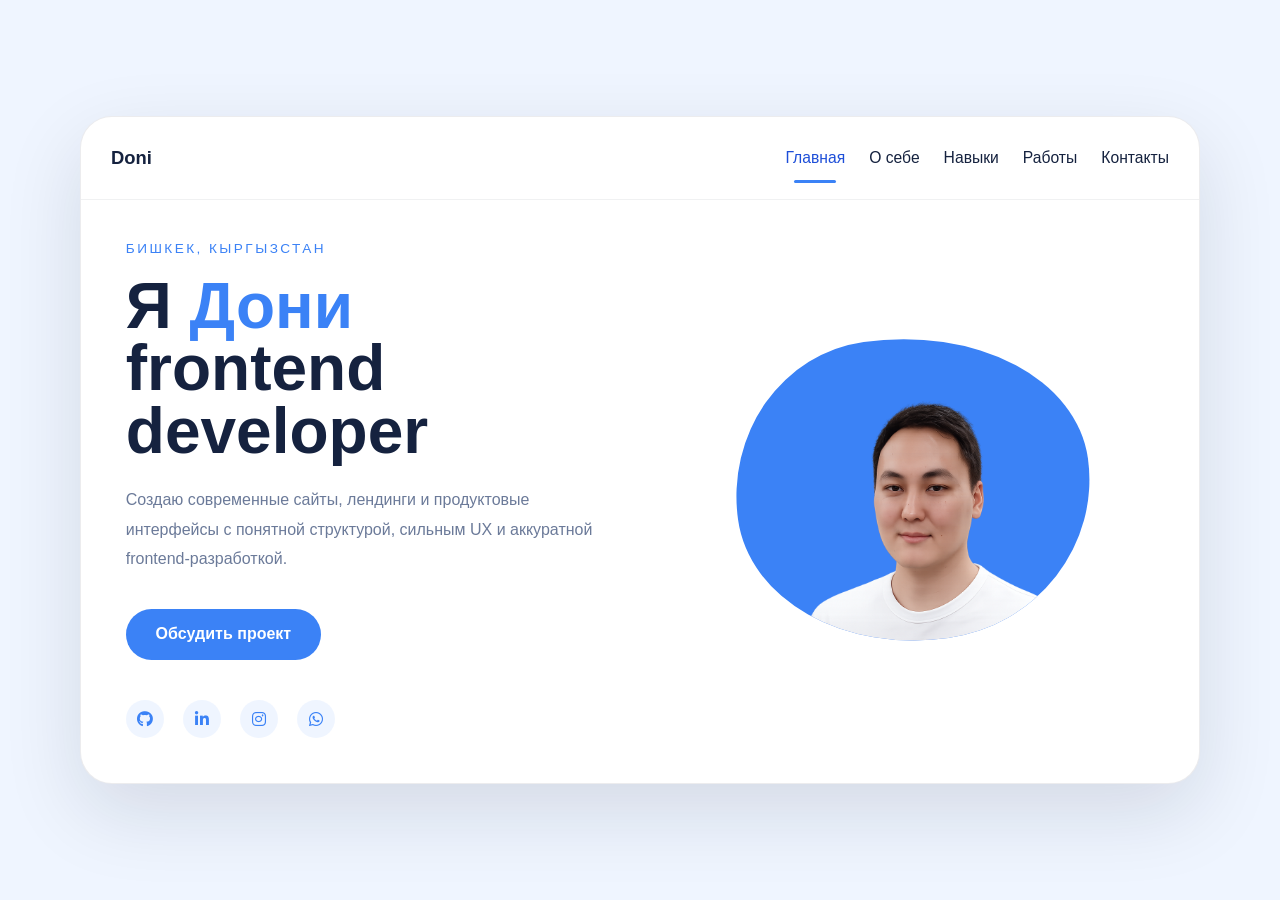
<file: index.html>
<!DOCTYPE html>
<html lang="ru">
<head>
  <meta charset="UTF-8">
  <meta name="viewport" content="width=device-width, initial-scale=1.0">
  <title>Дони | Frontend Developer в Бишкеке, Кыргызстан</title>
  <meta name="description" content="Дони — frontend developer из Бишкека, Кыргызстан. Разрабатываю сайты, лендинги и интерфейсы на React, Next.js и TypeScript для бизнеса в Бишкеке и СНГ.">
  <meta name="author" content="Дони">
  <meta name="robots" content="index, follow">
  <meta name="theme-color" content="#3b82f6">
  <meta name="geo.region" content="KG-GB">
  <meta name="geo.placename" content="Bishkek">
  <link rel="canonical" href="https://donifz.github.io/portfolio/">
  <meta property="og:title" content="Дони | Frontend Developer в Бишкеке, Кыргызстан">
  <meta property="og:description" content="Разрабатываю сайты, лендинги и интерфейсы на React, Next.js и TypeScript для бизнеса в Бишкеке и СНГ.">
  <meta property="og:type" content="website">
  <meta property="og:url" content="https://donifz.github.io/portfolio/">
  <meta property="og:site_name" content="Портфолио Дони">
  <meta property="og:locale" content="ru_RU">
  <meta property="og:image" content="https://donifz.github.io/portfolio/assets/hero-photo.png">
  <meta property="og:image:alt" content="Портрет Дони — frontend developer из Бишкека">
  <meta name="twitter:card" content="summary_large_image">
  <meta name="twitter:title" content="Дони | Frontend Developer в Бишкеке, Кыргызстан">
  <meta name="twitter:description" content="Разрабатываю сайты, лендинги и интерфейсы на React, Next.js и TypeScript для бизнеса в Бишкеке и СНГ.">
  <meta name="twitter:image" content="https://donifz.github.io/portfolio/assets/hero-photo.png">
  <meta name="twitter:image:alt" content="Портрет Дони — frontend developer из Бишкека">
  <link rel="stylesheet" href="styles.css">
  <link rel="stylesheet" href="https://cdnjs.cloudflare.com/ajax/libs/font-awesome/6.0.0/css/all.min.css">
  <script type="application/ld+json">
  {
    "@context": "https://schema.org",
    "@type": "Person",
    "name": "Дони",
    "jobTitle": "Frontend Developer",
    "description": "Frontend developer из Бишкека, Кыргызстан. Разрабатываю сайты, лендинги и интерфейсы на React, Next.js и TypeScript.",
    "url": "https://donifz.github.io/portfolio/",
    "image": "https://donifz.github.io/portfolio/assets/hero-photo.png",
    "email": "mailto:doniattokurovich@gmail.com",
    "address": {
      "@type": "PostalAddress",
      "addressLocality": "Бишкек",
      "addressCountry": "KG"
    },
    "knowsAbout": [
      "frontend development",
      "React",
      "Next.js",
      "TypeScript",
      "UI/UX",
      "адаптивная верстка",
      "лендинги",
      "веб-интерфейсы"
    ],
    "sameAs": [
      "https://github.com/donifz",
      "https://www.linkedin.com/in/doni-attokurovich-194398198/",
      "https://www.instagram.com/doniiifz/"
    ]
  }
  </script>
</head>
<body>
  <div class="page-shell">
    <div class="hero-card">
      <header class="hero-header">
        <a href="./" class="brand" aria-label="Дони — главная">Doni</a>
        <nav class="hero-nav" aria-label="Основная навигация">
          <a href="./" class="nav-link active" aria-current="page">Главная</a>
          <a href="about.html" class="nav-link">О себе</a>
          <a href="skills.html" class="nav-link">Навыки</a>
          <a href="works.html" class="nav-link">Работы</a>
          <a href="contact.html" class="nav-link">Контакты</a>
        </nav>
      </header>

      <main class="hero-panel" id="home">
        <section class="hero-copy" aria-labelledby="home-title">
          <p class="eyebrow">Бишкек, Кыргызстан</p>
          <h1 id="home-title">Я <span>Дони</span><br>frontend developer</h1>
          <p class="hero-description">Создаю современные сайты, лендинги и продуктовые интерфейсы с понятной структурой, сильным UX и аккуратной frontend-разработкой.</p>
          <a href="mailto:doniattokurovich@gmail.com" class="btn btn-primary hero-action">Обсудить проект</a>
          <div class="hero-social-links" aria-label="Полезные ссылки">
            <a href="https://github.com/donifz" aria-label="GitHub Дони" rel="noopener noreferrer"><i class="fab fa-github"></i></a>
            <a href="https://www.linkedin.com/in/doni-attokurovich-194398198/" aria-label="LinkedIn Дони" rel="noopener noreferrer"><i class="fab fa-linkedin-in"></i></a>
            <a href="https://www.instagram.com/doniiifz/" aria-label="Instagram Дони" rel="noopener noreferrer"><i class="fab fa-instagram"></i></a>
            <a href="https://wa.me/996553002992" aria-label="WhatsApp Дони" rel="noopener noreferrer"><i class="fab fa-whatsapp"></i></a>
          </div>
        </section>

        <section class="hero-visual" aria-label="Портрет Дони">
          <div class="hero-blob">
            <div class="hero-image">
              <img src="assets/hero-photo.png" alt="Дони — frontend developer из Бишкека, Кыргызстан">
            </div>
          </div>
        </section>
      </main>
    </div>
  </div>
  <script src="script.js"></script>
</body>
</html>
</file>
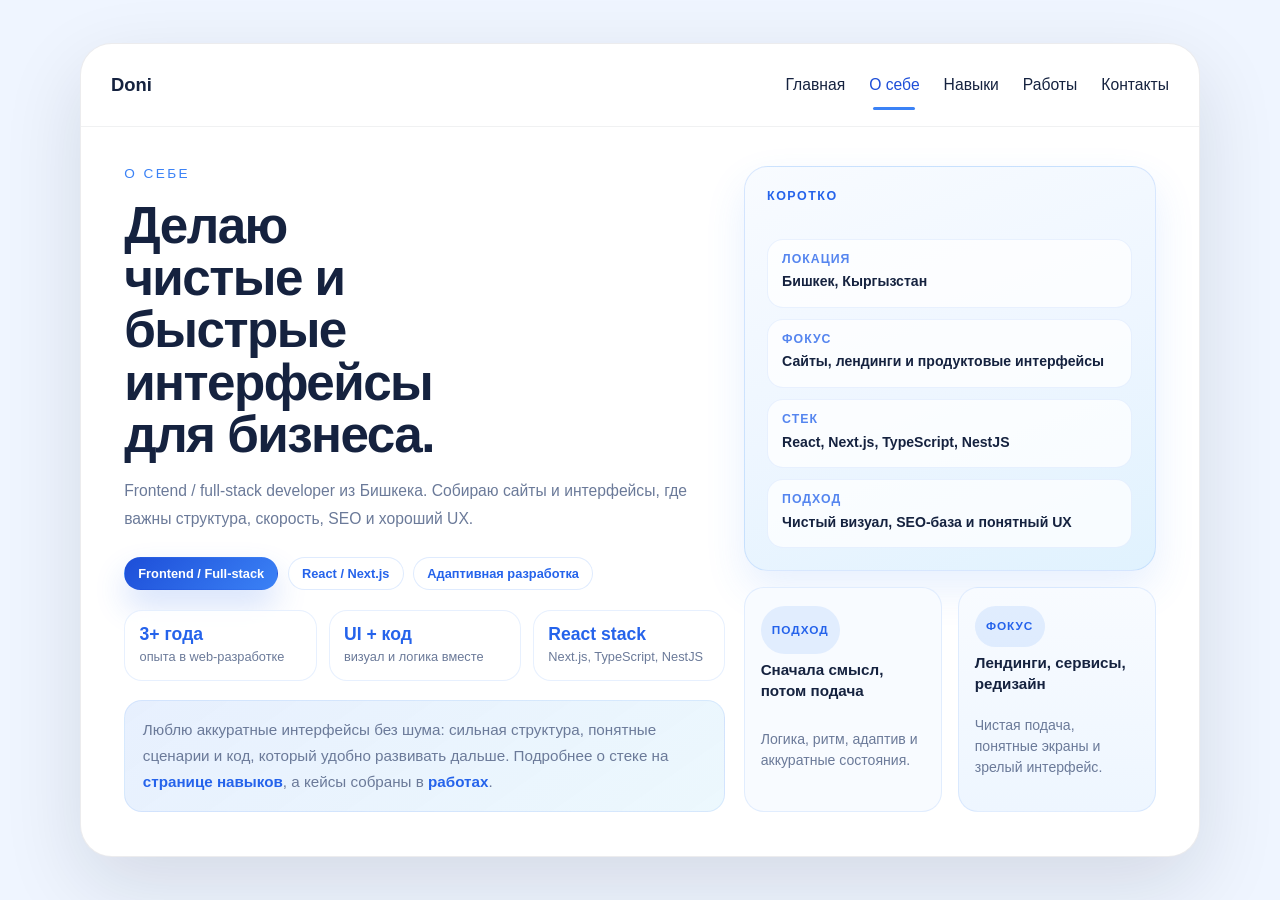
<file: about.html>
<!DOCTYPE html>
<html lang="ru">
<head>
  <meta charset="UTF-8">
  <meta name="viewport" content="width=device-width, initial-scale=1.0">
  <title>О себе | Frontend Developer в Бишкеке — Дони</title>
  <meta name="description" content="О себе: Дони — frontend developer из Бишкека. Работаю с React, Next.js, TypeScript и создаю сайты и интерфейсы для бизнеса в Кыргызстане и СНГ.">
  <meta name="author" content="Дони">
  <meta name="robots" content="index, follow">
  <meta name="theme-color" content="#3b82f6">
  <meta name="geo.region" content="KG-GB">
  <meta name="geo.placename" content="Bishkek">
  <link rel="canonical" href="https://donifz.github.io/portfolio/about.html">
  <meta property="og:title" content="О себе | Frontend Developer в Бишкеке — Дони">
  <meta property="og:description" content="Frontend developer из Бишкека. Создаю сайты и интерфейсы на React, Next.js и TypeScript для бизнеса в Кыргызстане и СНГ.">
  <meta property="og:type" content="profile">
  <meta property="og:url" content="https://donifz.github.io/portfolio/about.html">
  <meta property="og:site_name" content="Портфолио Дони">
  <meta property="og:locale" content="ru_RU">
  <meta property="og:image" content="https://donifz.github.io/portfolio/assets/hero-photo.png">
  <meta property="og:image:alt" content="Портрет Дони — frontend developer из Бишкека">
  <meta name="twitter:card" content="summary_large_image">
  <meta name="twitter:title" content="О себе | Frontend Developer в Бишкеке — Дони">
  <meta name="twitter:description" content="Frontend developer из Бишкека. Создаю сайты и интерфейсы на React, Next.js и TypeScript для бизнеса в Кыргызстане и СНГ.">
  <meta name="twitter:image" content="https://donifz.github.io/portfolio/assets/hero-photo.png">
  <meta name="twitter:image:alt" content="Портрет Дони — frontend developer из Бишкека">
  <link rel="stylesheet" href="styles.css">
  <link rel="stylesheet" href="https://cdnjs.cloudflare.com/ajax/libs/font-awesome/6.0.0/css/all.min.css">
</head>
<body>
  <div class="page-shell">
    <div class="hero-card">
      <header class="hero-header">
        <a href="./" class="brand" aria-label="Дони — главная">Doni</a>
        <nav class="hero-nav" aria-label="Основная навигация">
          <a href="./" class="nav-link">Главная</a>
          <a href="about.html" class="nav-link active" aria-current="page">О себе</a>
          <a href="skills.html" class="nav-link">Навыки</a>
          <a href="works.html" class="nav-link">Работы</a>
          <a href="contact.html" class="nav-link">Контакты</a>
        </nav>
      </header>

      <main class="about-page">
        <div class="about-main">
          <section class="about-copy" aria-labelledby="about-title">
            <p class="eyebrow">О себе</p>
            <h1 class="about-title" id="about-title">Делаю чистые и быстрые интерфейсы для бизнеса.</h1>
            <p class="about-lead">Frontend / full-stack developer из Бишкека. Собираю сайты и интерфейсы, где важны структура, скорость, SEO и хороший UX.</p>

            <div class="about-pill-row" aria-label="Основные направления">
              <span class="about-pill about-pill-primary">Frontend / Full-stack</span>
              <span class="about-pill">React / Next.js</span>
              <span class="about-pill">Адаптивная разработка</span>
            </div>

            <div class="about-metrics">
              <div class="about-metric">
                <strong>3+ года</strong>
                <span>опыта в web-разработке</span>
              </div>
              <div class="about-metric">
                <strong>UI + код</strong>
                <span>визуал и логика вместе</span>
              </div>
              <div class="about-metric">
                <strong>React stack</strong>
                <span>Next.js, TypeScript, NestJS</span>
              </div>
            </div>

            <p class="about-note">Люблю аккуратные интерфейсы без шума: сильная структура, понятные сценарии и код, который удобно развивать дальше. Подробнее о стеке на <a href="skills.html">странице навыков</a>, а кейсы собраны в <a href="works.html">работах</a>.</p>
          </section>

          <aside class="about-side" aria-label="Краткая информация">
            <section class="fact-card fact-card-about">
              <h2>Коротко</h2>
              <div class="fact-list">
                <div class="fact-item">
                  <span>Локация</span>
                  <strong>Бишкек, Кыргызстан</strong>
                </div>
                <div class="fact-item">
                  <span>Фокус</span>
                  <strong>Сайты, лендинги и продуктовые интерфейсы</strong>
                </div>
                <div class="fact-item">
                  <span>Стек</span>
                  <strong>React, Next.js, TypeScript, NestJS</strong>
                </div>
                <div class="fact-item">
                  <span>Подход</span>
                  <strong>Чистый визуал, SEO-база и понятный UX</strong>
                </div>
              </div>
            </section>

            <div class="about-mini-grid">
              <article class="about-mini-card">
                <h2 class="about-mini-kicker">Подход</h2>
                <strong>Сначала смысл, потом подача</strong>
                <p>Логика, ритм, адаптив и аккуратные состояния.</p>
              </article>
              <article class="about-mini-card about-mini-card-tint">
                <h2 class="about-mini-kicker">Фокус</h2>
                <strong>Лендинги, сервисы, редизайн</strong>
                <p>Чистая подача, понятные экраны и зрелый интерфейс.</p>
              </article>
            </div>
          </aside>
        </div>
      </main>
    </div>
  </div>

  <script src="script.js"></script>
</body>
</html>
</file>
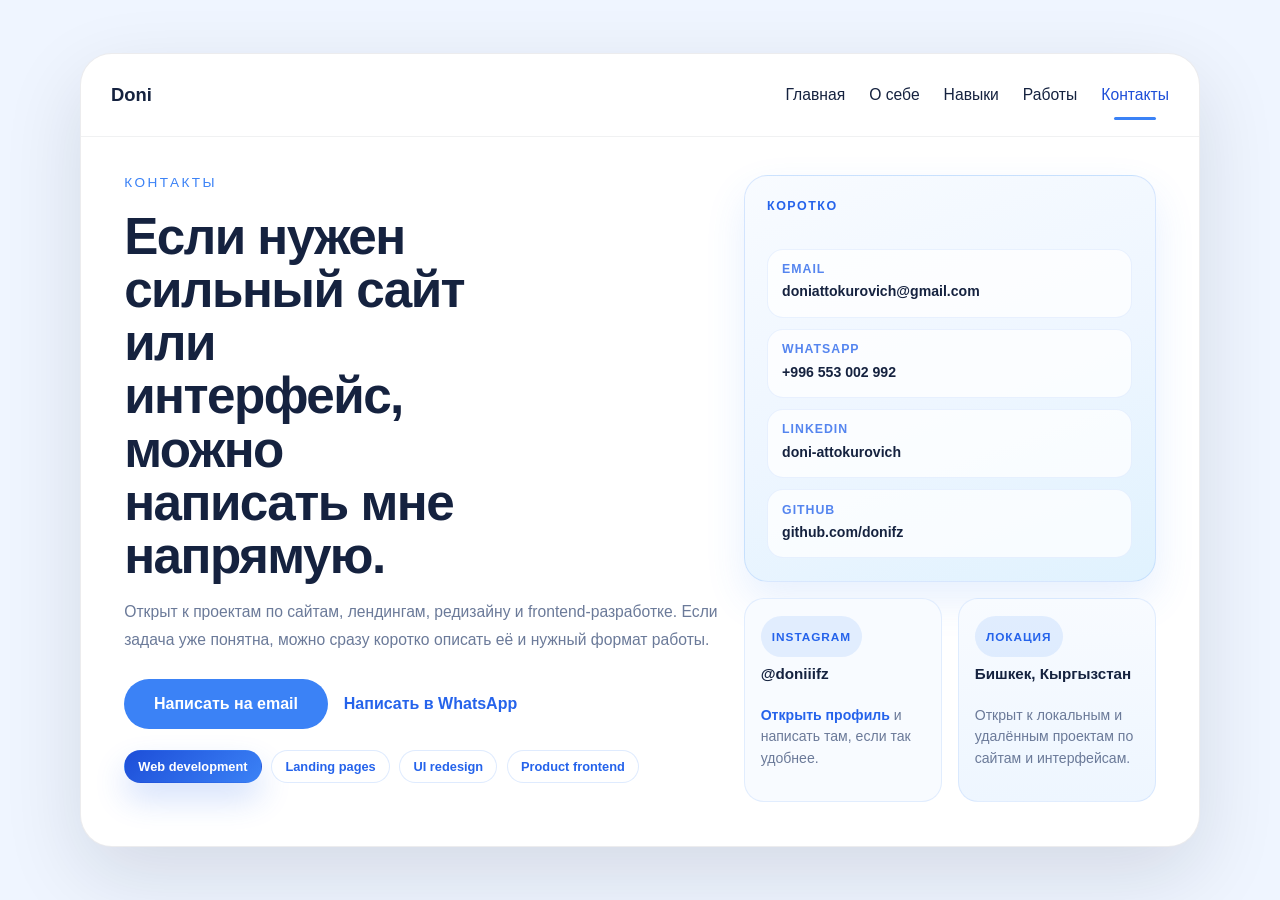
<file: contact.html>
<!DOCTYPE html>
<html lang="ru">
<head>
  <meta charset="UTF-8">
  <meta name="viewport" content="width=device-width, initial-scale=1.0">
  <title>Контакты | Frontend Developer в Бишкеке — Дони</title>
  <meta name="description" content="Контакты Дони — frontend developer из Бишкека, Кыргызстан. Открыт к проектам по сайтам, лендингам, редизайну и разработке интерфейсов для бизнеса.">
  <meta name="author" content="Дони">
  <meta name="robots" content="index, follow">
  <meta name="theme-color" content="#3b82f6">
  <meta name="geo.region" content="KG-GB">
  <meta name="geo.placename" content="Bishkek">
  <link rel="canonical" href="https://donifz.github.io/portfolio/contact.html">
  <meta property="og:title" content="Контакты | Frontend Developer в Бишкеке — Дони">
  <meta property="og:description" content="Открыт к проектам по сайтам, лендингам, редизайну и разработке интерфейсов для бизнеса в Бишкеке, Кыргызстан и СНГ.">
  <meta property="og:type" content="website">
  <meta property="og:url" content="https://donifz.github.io/portfolio/contact.html">
  <meta property="og:site_name" content="Портфолио Дони">
  <meta property="og:locale" content="ru_RU">
  <meta property="og:image" content="https://donifz.github.io/portfolio/assets/hero-photo.png">
  <meta property="og:image:alt" content="Контакты Дони — frontend developer из Бишкека">
  <meta name="twitter:card" content="summary_large_image">
  <meta name="twitter:title" content="Контакты | Frontend Developer в Бишкеке — Дони">
  <meta name="twitter:description" content="Открыт к проектам по сайтам, лендингам, редизайну и разработке интерфейсов для бизнеса в Бишкеке, Кыргызстан и СНГ.">
  <meta name="twitter:image" content="https://donifz.github.io/portfolio/assets/hero-photo.png">
  <meta name="twitter:image:alt" content="Контакты Дони — frontend developer из Бишкека">
  <link rel="stylesheet" href="styles.css">
  <link rel="stylesheet" href="https://cdnjs.cloudflare.com/ajax/libs/font-awesome/6.0.0/css/all.min.css">
</head>
<body>
  <div class="page-shell">
    <div class="hero-card">
      <header class="hero-header">
        <a href="./" class="brand" aria-label="Дони — главная">Doni</a>
        <nav class="hero-nav" aria-label="Основная навигация">
          <a href="./" class="nav-link">Главная</a>
          <a href="about.html" class="nav-link">О себе</a>
          <a href="skills.html" class="nav-link">Навыки</a>
          <a href="works.html" class="nav-link">Работы</a>
          <a href="contact.html" class="nav-link active" aria-current="page">Контакты</a>
        </nav>
      </header>

      <main class="feature-page">
        <div class="feature-main">
          <section class="feature-copy" aria-labelledby="contact-title">
            <p class="eyebrow">Контакты</p>
            <h1 class="feature-title" id="contact-title">Если нужен сильный сайт или интерфейс, можно написать мне напрямую.</h1>
            <p class="feature-lead">Открыт к проектам по сайтам, лендингам, редизайну и frontend-разработке. Если задача уже понятна, можно сразу коротко описать её и нужный формат работы.</p>

            <div class="contact-action-row">
              <a href="mailto:doniattokurovich@gmail.com" class="btn btn-primary">Написать на email</a>
              <a href="https://wa.me/996553002992" class="contact-secondary-link" rel="noopener noreferrer">Написать в WhatsApp</a>
            </div>

            <div class="feature-chip-row" aria-label="Основные направления">
              <span class="feature-chip feature-chip-primary">Web development</span>
              <span class="feature-chip">Landing pages</span>
              <span class="feature-chip">UI redesign</span>
              <span class="feature-chip">Product frontend</span>
            </div>
          </section>

          <aside class="feature-side" aria-label="Контактные данные">
            <section class="contact-compact-card">
              <h2>Коротко</h2>
              <div class="contact-compact-list">
                <div class="contact-compact-item">
                  <span>Email</span>
                  <strong><a href="mailto:doniattokurovich@gmail.com">doniattokurovich@gmail.com</a></strong>
                </div>
                <div class="contact-compact-item">
                  <span>WhatsApp</span>
                  <strong><a href="https://wa.me/996553002992" rel="noopener noreferrer">+996 553 002 992</a></strong>
                </div>
                <div class="contact-compact-item">
                  <span>LinkedIn</span>
                  <strong><a href="https://www.linkedin.com/in/doni-attokurovich-194398198/" rel="noopener noreferrer">doni-attokurovich</a></strong>
                </div>
                <div class="contact-compact-item">
                  <span>GitHub</span>
                  <strong><a href="https://github.com/donifz" rel="noopener noreferrer">github.com/donifz</a></strong>
                </div>
              </div>
            </section>

            <div class="contact-mini-grid">
              <article class="feature-card">
                <h2 class="feature-card-kicker">Instagram</h2>
                <strong>@doniiifz</strong>
                <p><a href="https://www.instagram.com/doniiifz/" rel="noopener noreferrer">Открыть профиль</a> и написать там, если так удобнее.</p>
              </article>
              <article class="feature-card feature-card-tint">
                <h2 class="feature-card-kicker">Локация</h2>
                <strong>Бишкек, Кыргызстан</strong>
                <p>Открыт к локальным и удалённым проектам по сайтам и интерфейсам.</p>
              </article>
            </div>
          </aside>
        </div>
      </main>
    </div>
  </div>
  <script src="script.js"></script>
</body>
</html>
</file>
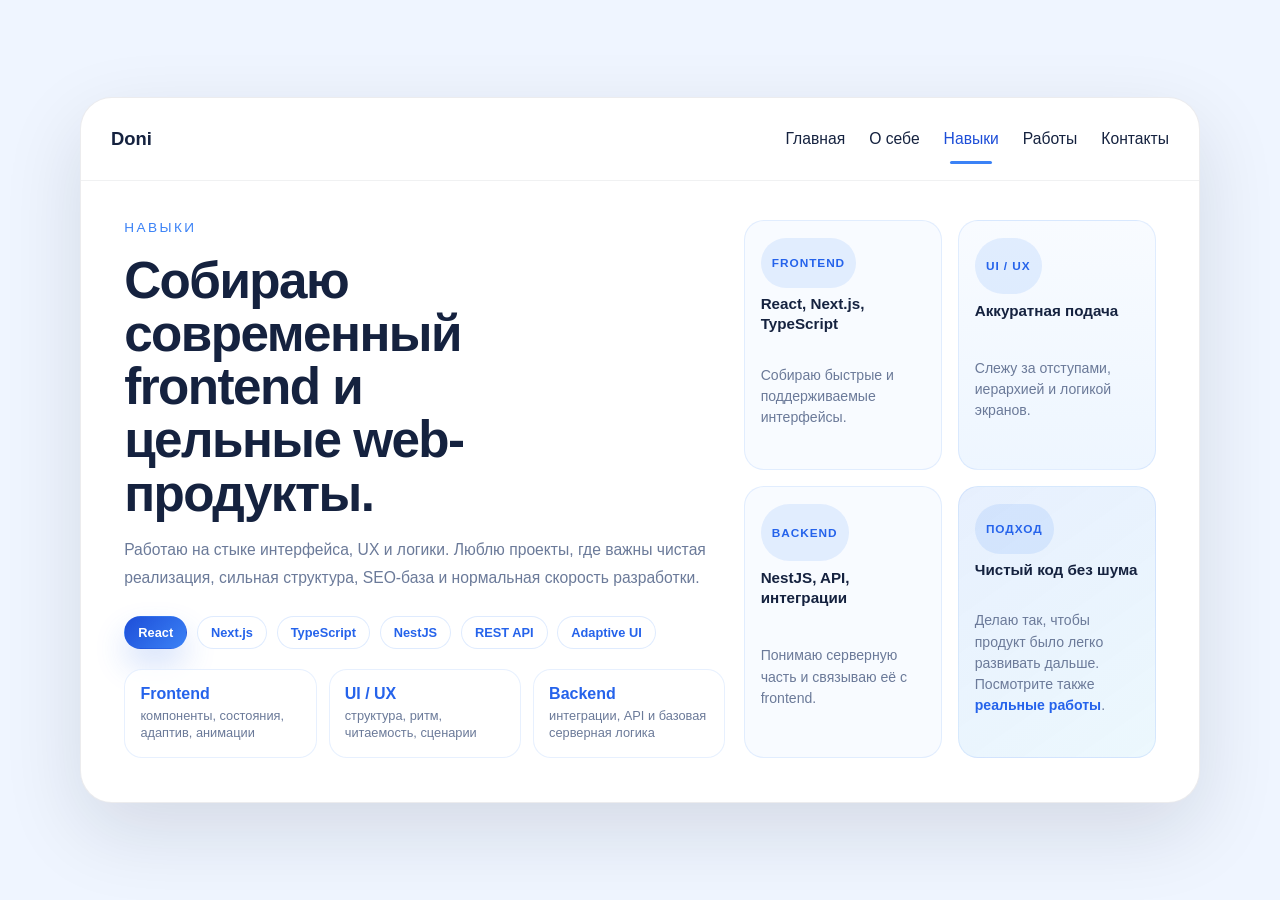
<file: skills.html>
<!DOCTYPE html>
<html lang="ru">
<head>
  <meta charset="UTF-8">
  <meta name="viewport" content="width=device-width, initial-scale=1.0">
  <title>Навыки | React, Next.js, TypeScript — Дони</title>
  <meta name="description" content="Навыки Дони: frontend development, React, Next.js, TypeScript, NestJS, адаптивная верстка, UI/UX и разработка интерфейсов для бизнеса в Бишкеке и СНГ.">
  <meta name="author" content="Дони">
  <meta name="robots" content="index, follow">
  <meta name="theme-color" content="#3b82f6">
  <meta name="geo.region" content="KG-GB">
  <meta name="geo.placename" content="Bishkek">
  <link rel="canonical" href="https://donifz.github.io/portfolio/skills.html">
  <meta property="og:title" content="Навыки | React, Next.js, TypeScript — Дони">
  <meta property="og:description" content="Frontend stack: React, Next.js, TypeScript, NestJS, адаптивная разработка, UI/UX и веб-интерфейсы для бизнеса в Бишкеке и СНГ.">
  <meta property="og:type" content="website">
  <meta property="og:url" content="https://donifz.github.io/portfolio/skills.html">
  <meta property="og:site_name" content="Портфолио Дони">
  <meta property="og:locale" content="ru_RU">
  <meta property="og:image" content="https://donifz.github.io/portfolio/assets/hero-photo.png">
  <meta property="og:image:alt" content="Дони — frontend developer, стек React и Next.js">
  <meta name="twitter:card" content="summary_large_image">
  <meta name="twitter:title" content="Навыки | React, Next.js, TypeScript — Дони">
  <meta name="twitter:description" content="Frontend stack: React, Next.js, TypeScript, NestJS, адаптивная разработка, UI/UX и веб-интерфейсы для бизнеса в Бишкеке и СНГ.">
  <meta name="twitter:image" content="https://donifz.github.io/portfolio/assets/hero-photo.png">
  <meta name="twitter:image:alt" content="Дони — frontend developer, стек React и Next.js">
  <link rel="stylesheet" href="styles.css">
  <link rel="stylesheet" href="https://cdnjs.cloudflare.com/ajax/libs/font-awesome/6.0.0/css/all.min.css">
</head>
<body>
  <div class="page-shell">
    <div class="hero-card">
      <header class="hero-header">
        <a href="./" class="brand" aria-label="Дони — главная">Doni</a>
        <nav class="hero-nav" aria-label="Основная навигация">
          <a href="./" class="nav-link">Главная</a>
          <a href="about.html" class="nav-link">О себе</a>
          <a href="skills.html" class="nav-link active" aria-current="page">Навыки</a>
          <a href="works.html" class="nav-link">Работы</a>
          <a href="contact.html" class="nav-link">Контакты</a>
        </nav>
      </header>

      <main class="feature-page">
        <div class="feature-main">
          <section class="feature-copy" aria-labelledby="skills-title">
            <p class="eyebrow">Навыки</p>
            <h1 class="feature-title" id="skills-title">Собираю современный frontend и цельные web-продукты.</h1>
            <p class="feature-lead">Работаю на стыке интерфейса, UX и логики. Люблю проекты, где важны чистая реализация, сильная структура, SEO-база и нормальная скорость разработки.</p>

            <div class="feature-chip-row" aria-label="Технологии">
              <span class="feature-chip feature-chip-primary">React</span>
              <span class="feature-chip">Next.js</span>
              <span class="feature-chip">TypeScript</span>
              <span class="feature-chip">NestJS</span>
              <span class="feature-chip">REST API</span>
              <span class="feature-chip">Adaptive UI</span>
            </div>

            <div class="feature-stat-row">
              <div class="feature-stat">
                <strong>Frontend</strong>
                <span>компоненты, состояния, адаптив, анимации</span>
              </div>
              <div class="feature-stat">
                <strong>UI / UX</strong>
                <span>структура, ритм, читаемость, сценарии</span>
              </div>
              <div class="feature-stat">
                <strong>Backend</strong>
                <span>интеграции, API и базовая серверная логика</span>
              </div>
            </div>
          </section>

          <aside class="feature-side" aria-label="Подробности о навыках">
            <div class="feature-card-grid">
              <article class="feature-card">
                <h2 class="feature-card-kicker">Frontend</h2>
                <strong>React, Next.js, TypeScript</strong>
                <p>Собираю быстрые и поддерживаемые интерфейсы.</p>
              </article>
              <article class="feature-card feature-card-tint">
                <h2 class="feature-card-kicker">UI / UX</h2>
                <strong>Аккуратная подача</strong>
                <p>Слежу за отступами, иерархией и логикой экранов.</p>
              </article>
              <article class="feature-card">
                <h2 class="feature-card-kicker">Backend</h2>
                <strong>NestJS, API, интеграции</strong>
                <p>Понимаю серверную часть и связываю её с frontend.</p>
              </article>
              <article class="feature-card feature-card-soft">
                <h2 class="feature-card-kicker">Подход</h2>
                <strong>Чистый код без шума</strong>
                <p>Делаю так, чтобы продукт было легко развивать дальше. Посмотрите также <a href="works.html">реальные работы</a>.</p>
              </article>
            </div>
          </aside>
        </div>
      </main>
    </div>
  </div>
  <script src="script.js"></script>
</body>
</html>
</file>
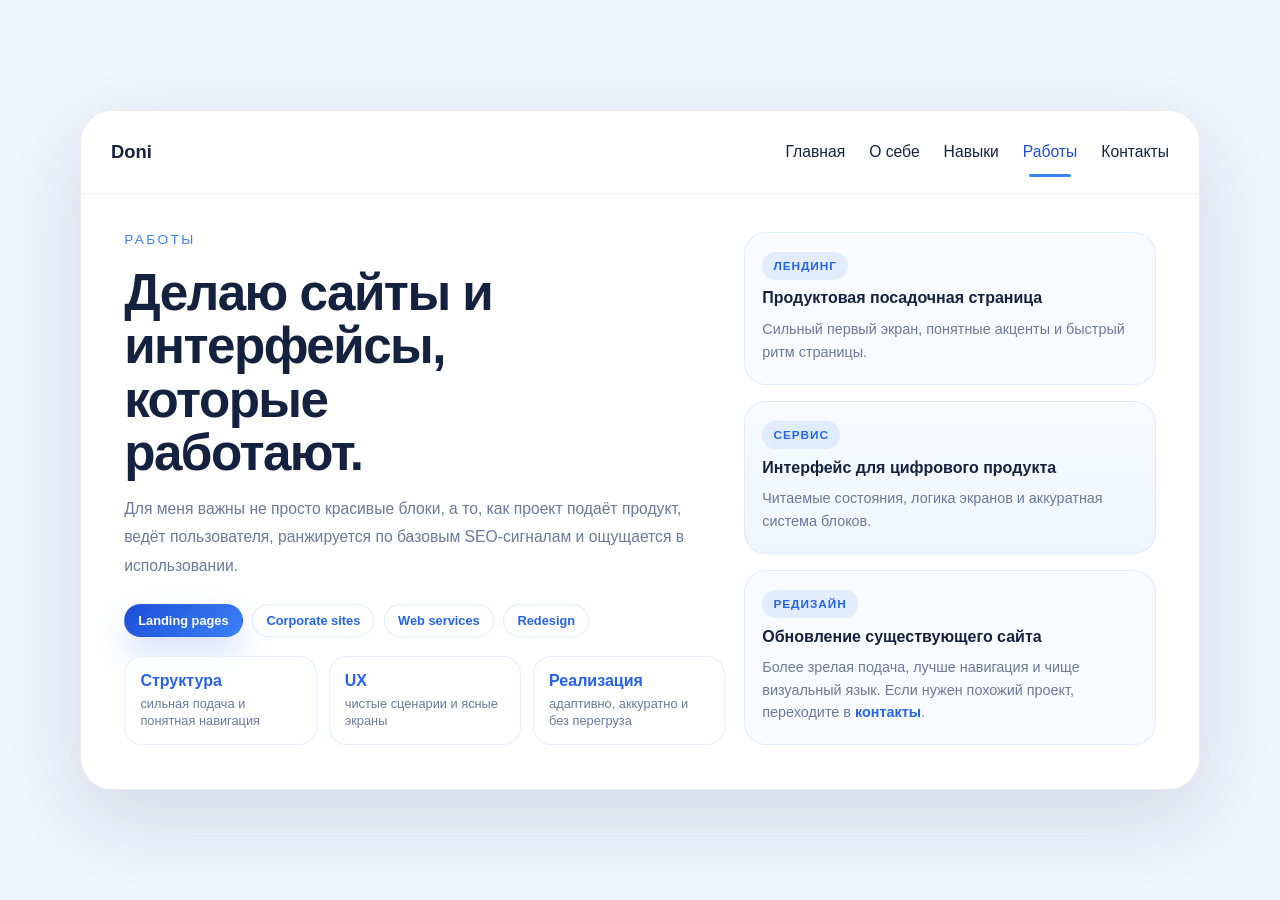
<file: works.html>
<!DOCTYPE html>
<html lang="ru">
<head>
  <meta charset="UTF-8">
  <meta name="viewport" content="width=device-width, initial-scale=1.0">
  <title>Работы | Сайты и веб-интерфейсы — Дони</title>
  <meta name="description" content="Работы Дони: лендинги, корпоративные сайты, веб-сервисы и редизайн интерфейсов. Frontend development для бизнеса в Бишкеке, Кыргызстан и СНГ.">
  <meta name="author" content="Дони">
  <meta name="robots" content="index, follow">
  <meta name="theme-color" content="#3b82f6">
  <meta name="geo.region" content="KG-GB">
  <meta name="geo.placename" content="Bishkek">
  <link rel="canonical" href="https://donifz.github.io/portfolio/works.html">
  <meta property="og:title" content="Работы | Сайты и веб-интерфейсы — Дони">
  <meta property="og:description" content="Лендинги, корпоративные сайты, веб-сервисы и редизайн интерфейсов. Frontend development для бизнеса в Бишкеке, Кыргызстан и СНГ.">
  <meta property="og:type" content="website">
  <meta property="og:url" content="https://donifz.github.io/portfolio/works.html">
  <meta property="og:site_name" content="Портфолио Дони">
  <meta property="og:locale" content="ru_RU">
  <meta property="og:image" content="https://donifz.github.io/portfolio/assets/hero-photo.png">
  <meta property="og:image:alt" content="Портфолио Дони — сайты и веб-интерфейсы">
  <meta name="twitter:card" content="summary_large_image">
  <meta name="twitter:title" content="Работы | Сайты и веб-интерфейсы — Дони">
  <meta name="twitter:description" content="Лендинги, корпоративные сайты, веб-сервисы и редизайн интерфейсов. Frontend development для бизнеса в Бишкеке, Кыргызстан и СНГ.">
  <meta name="twitter:image" content="https://donifz.github.io/portfolio/assets/hero-photo.png">
  <meta name="twitter:image:alt" content="Портфолио Дони — сайты и веб-интерфейсы">
  <link rel="stylesheet" href="styles.css">
  <link rel="stylesheet" href="https://cdnjs.cloudflare.com/ajax/libs/font-awesome/6.0.0/css/all.min.css">
</head>
<body>
  <div class="page-shell">
    <div class="hero-card">
      <header class="hero-header">
        <a href="./" class="brand" aria-label="Дони — главная">Doni</a>
        <nav class="hero-nav" aria-label="Основная навигация">
          <a href="./" class="nav-link">Главная</a>
          <a href="about.html" class="nav-link">О себе</a>
          <a href="skills.html" class="nav-link">Навыки</a>
          <a href="works.html" class="nav-link active" aria-current="page">Работы</a>
          <a href="contact.html" class="nav-link">Контакты</a>
        </nav>
      </header>

      <main class="feature-page">
        <div class="feature-main">
          <section class="feature-copy" aria-labelledby="works-title">
            <p class="eyebrow">Работы</p>
            <h1 class="feature-title" id="works-title">Делаю сайты и интерфейсы, которые работают.</h1>
            <p class="feature-lead">Для меня важны не просто красивые блоки, а то, как проект подаёт продукт, ведёт пользователя, ранжируется по базовым SEO-сигналам и ощущается в использовании.</p>

            <div class="feature-chip-row" aria-label="Типы проектов">
              <span class="feature-chip feature-chip-primary">Landing pages</span>
              <span class="feature-chip">Corporate sites</span>
              <span class="feature-chip">Web services</span>
              <span class="feature-chip">Redesign</span>
            </div>

            <div class="feature-stat-row">
              <div class="feature-stat">
                <strong>Структура</strong>
                <span>сильная подача и понятная навигация</span>
              </div>
              <div class="feature-stat">
                <strong>UX</strong>
                <span>чистые сценарии и ясные экраны</span>
              </div>
              <div class="feature-stat">
                <strong>Реализация</strong>
                <span>адаптивно, аккуратно и без перегруза</span>
              </div>
            </div>
          </section>

          <aside class="feature-side" aria-label="Примеры работ">
            <div class="project-compact-grid">
              <article class="project-compact-card">
                <h2 class="feature-card-kicker">Лендинг</h2>
                <strong>Продуктовая посадочная страница</strong>
                <p>Сильный первый экран, понятные акценты и быстрый ритм страницы.</p>
              </article>
              <article class="project-compact-card project-compact-card-tint">
                <h2 class="feature-card-kicker">Сервис</h2>
                <strong>Интерфейс для цифрового продукта</strong>
                <p>Читаемые состояния, логика экранов и аккуратная система блоков.</p>
              </article>
              <article class="project-compact-card">
                <h2 class="feature-card-kicker">Редизайн</h2>
                <strong>Обновление существующего сайта</strong>
                <p>Более зрелая подача, лучше навигация и чище визуальный язык. Если нужен похожий проект, переходите в <a href="contact.html">контакты</a>.</p>
              </article>
            </div>
          </aside>
        </div>
      </main>
    </div>
  </div>
  <script src="script.js"></script>
</body>
</html>
</file>
<file: styles.css>
:root {
  --bg: #eff5ff;
  --surface: #ffffff;
  --text: #15223f;
  --muted: #6b7a99;
  --primary: #3b82f6;
  --primary-dark: #1d4ed8;
  --accent: #2563eb;
  --primary-soft: #dbeafe;
  --sky: #0ea5e9;
  --sky-soft: #e0f2fe;
  --border: rgba(15, 23, 42, 0.08);
  --shadow: 0 28px 80px rgba(15, 23, 42, 0.12);
  --radius: 32px;
  --transition: 0.3s ease;
}

* {
  margin: 0;
  padding: 0;
  box-sizing: border-box;
}

html {
  scroll-behavior: smooth;
}

body {
  min-height: 100vh;
  font-family: 'Inter', 'Segoe UI', Tahoma, Geneva, Verdana, sans-serif;
  background: var(--bg);
  color: var(--text);
}

a {
  color: inherit;
  text-decoration: none;
}

.page-shell {
  min-height: 100vh;
  display: grid;
  place-items: center;
  padding: 32px 16px;
}

.hero-card {
  width: min(1120px, 100%);
  background: var(--surface);
  border-radius: var(--radius);
  box-shadow: var(--shadow);
  border: 1px solid var(--border);
  overflow: hidden;
  display: flex;
  flex-direction: column;
  min-height: min(760px, calc(100vh - 64px));
}

.hero-card > .hero-panel,
.hero-card > .section-inner,
.hero-card > .about-page,
.hero-card > .feature-page {
  flex: 1;
}

.page-shell.slide-in-right {
  animation: slideInFromRight 0.45s ease forwards;
}

@keyframes slideInFromRight {
  from {
    opacity: 0;
    transform: translateX(20px);
  }
  to {
    opacity: 1;
    transform: translateX(0);
  }
}

.hero-header {
  display: flex;
  align-items: center;
  justify-content: space-between;
  gap: 1rem;
  padding: 28px 36px;
  border-bottom: 1px solid rgba(15, 23, 42, 0.06);
}

.brand {
  font-size: 1.15rem;
  font-weight: 800;
}

.hero-nav {
  display: flex;
  gap: 2rem;
  flex-wrap: wrap;
  justify-content: end;
  flex: 1;
}

.nav-link {
  font-size: 0.98rem;
  color: var(--text);
  position: relative;
  padding: 6px 0;
}

.nav-link.active,
.nav-link:hover {
  color: var(--primary-dark);
}

.nav-link.active::after {
  content: '';
  position: absolute;
  left: 0;
  right: 0;
  bottom: -10px;
  height: 3px;
  margin: 0 auto;
  width: 42px;
  border-radius: 999px;
  background: var(--primary);
}

.btn {
  display: inline-flex;
  align-items: center;
  justify-content: center;
  padding: 0.95rem 1.8rem;
  border-radius: 999px;
  font-weight: 700;
  transition: transform var(--transition), background-color var(--transition), box-shadow var(--transition);
}

.btn-primary {
  background: var(--primary);
  color: white;
  border: 1px solid transparent;
}

.btn-primary:hover {
  transform: translateY(-2px);
  background: var(--primary-dark);
  box-shadow: 0 18px 40px rgba(59, 130, 246, 0.27);
}

.hero-panel {
  display: grid;
  grid-template-columns: minmax(0, 1fr) minmax(360px, 0.9fr);
  gap: 2.25rem;
  align-items: center;
  padding: 3rem 3.5rem 3.5rem;
}

.hero-copy {
  max-width: 520px;
}

.eyebrow {
  margin-bottom: 1.2rem;
  color: var(--primary);
  letter-spacing: 0.18em;
  text-transform: uppercase;
  font-size: 0.85rem;
}

.hero-copy h1 {
  font-size: clamp(3rem, 6vw, 4.8rem);
  line-height: 0.98;
  margin-bottom: 1.4rem;
}

.hero-copy h1 span {
  color: var(--primary);
}

.hero-description {
  max-width: 520px;
  margin-bottom: 2.2rem;
  color: var(--muted);
  font-size: 1rem;
  line-height: 1.85;
}

.hero-action {
  margin-bottom: 2.5rem;
}

.hero-social-links {
  display: flex;
  gap: 1.2rem;
  color: var(--text);
}

.hero-social-links a {
  display: grid;
  place-items: center;
  width: 38px;
  height: 38px;
  border-radius: 50%;
  background: rgba(59, 130, 246, 0.08);
  color: var(--primary);
  transition: transform var(--transition), background-color var(--transition);
}

.hero-social-links a:hover {
  transform: translateY(-2px);
  background: var(--primary);
  color: white;
}

.hero-visual {
  position: relative;
  display: grid;
  place-items: center;
  width: min(100%, 520px);
  height: min(100%, 520px);
}

.hero-blob {
  position: absolute;
  overflow: hidden;
  width: 419px;
  height: 360px;
  border-radius: 42% 58% 46% 54% / 52% 48% 52% 48%;
  background: var(--primary);
  opacity: 1;
  top: 50%;
  left: 50%;
  transform: translate(-50%, -50%) rotate(-8deg);
}

.hero-image {
  position: relative;
  width: 419px;
  height: 500px;
  border-radius: 42%;
  background: transparent;
  z-index: 1;
  transform:rotate(8deg);
}

.hero-image img {
  width: 100%;
  height: 100%;
  object-fit: cover;
  transform: translateY(10%);
}

.section-inner {
  padding: 0 2.75rem 2.5rem;
  display: flex;
}

.page-section {
  display: grid;
  gap: 2.5rem;
}

.section-header {
  display: flex;
  flex-direction: column;
  gap: 0.45rem;
  margin-bottom: 0.8rem;
}

.section-title {
  font-size: 1.75rem;
  font-weight: 800;
  color: var(--text);
}

.section-text {
  max-width: 720px;
  color: var(--muted);
  line-height: 1.75;
  font-size: 1rem;
}

.about-page {
  display: flex;
  align-items: center;
  padding: 2.5rem 3rem 3rem;
}

.about-main {
  display: grid;
  grid-template-columns: minmax(0, 1.05fr) minmax(320px, 0.72fr);
  gap: 1.25rem;
  align-items: stretch;
  width: 100%;
}

.about-copy {
  display: flex;
  flex-direction: column;
  justify-content: center;
}

.about-title {
  max-width: 12ch;
  font-size: clamp(2.4rem, 4.6vw, 4.2rem);
  line-height: 1.02;
  letter-spacing: -0.03em;
  margin-bottom: 1rem;
}

.about-lead {
  max-width: 620px;
  font-size: 0.98rem;
  color: var(--muted);
  line-height: 1.8;
  margin-bottom: 1.5rem;
}

.about-pill-row {
  display: flex;
  flex-wrap: wrap;
  gap: 0.6rem;
  margin-bottom: 1.2rem;
}

.about-pill {
  display: inline-flex;
  align-items: center;
  padding: 0.5rem 0.82rem;
  border-radius: 999px;
  background: rgba(255, 255, 255, 0.78);
  border: 1px solid rgba(59, 130, 246, 0.16);
  color: var(--accent);
  font-size: 0.8rem;
  font-weight: 700;
}

.about-pill-primary {
  background: linear-gradient(135deg, var(--primary-dark) 0%, var(--primary) 100%);
  border-color: transparent;
  color: white;
  box-shadow: 0 16px 32px rgba(37, 99, 235, 0.2);
}

.about-metrics {
  display: grid;
  grid-template-columns: repeat(3, minmax(0, 1fr));
  gap: 0.75rem;
  margin-bottom: 1.2rem;
}

.about-metric {
  padding: 0.9rem;
  border-radius: 18px;
  background: rgba(255, 255, 255, 0.82);
  border: 1px solid rgba(59, 130, 246, 0.12);
  backdrop-filter: blur(12px);
}

.about-metric strong {
  display: block;
  margin-bottom: 0.25rem;
  color: var(--accent);
  font-size: 1.1rem;
  line-height: 1.1;
}

.about-metric span {
  display: block;
  color: var(--muted);
  font-size: 0.8rem;
  line-height: 1.35;
}

.about-note {
  padding: 1rem 1.1rem;
  border-radius: 18px;
  background: linear-gradient(145deg, rgba(59, 130, 246, 0.12) 0%, rgba(14, 165, 233, 0.08) 100%);
  border: 1px solid rgba(59, 130, 246, 0.12);
  color: var(--muted);
  line-height: 1.7;
  font-size: 0.95rem;
}

.about-note a,
.feature-card a,
.project-compact-card a {
  color: var(--accent);
  font-weight: 700;
  text-decoration: none;
}

.about-note a:hover,
.feature-card a:hover,
.project-compact-card a:hover {
  text-decoration: underline;
}

.about-side {
  display: grid;
  gap: 1rem;
}

.fact-card {
  background: linear-gradient(160deg, #f8fbff 0%, #eef6ff 52%, #e0f2fe 100%);
  border-radius: 24px;
  padding: 1.4rem;
  border: 1px solid rgba(59, 130, 246, 0.16);
  display: grid;
  gap: 0.85rem;
  box-shadow: 0 18px 40px rgba(59, 130, 246, 0.12);
}

.fact-card-about {
  align-self: stretch;
}

.fact-card h2,
.fact-card h3 {
  font-size: 0.78rem;
  margin: 0;
  font-weight: 800;
  text-transform: uppercase;
  letter-spacing: 0.12em;
  color: var(--accent);
}

.fact-list {
  display: grid;
  gap: 0.7rem;
}

.fact-item {
  display: grid;
  gap: 0.22rem;
  padding: 0.78rem 0.88rem;
  border-radius: 16px;
  background: rgba(255, 255, 255, 0.74);
  border: 1px solid rgba(59, 130, 246, 0.1);
  font-size: 0.88rem;
}

.fact-item span:first-child {
  color: rgba(37, 99, 235, 0.78);
  font-size: 0.77rem;
  font-weight: 700;
  letter-spacing: 0.08em;
  text-transform: uppercase;
}

.fact-item strong {
  font-weight: 700;
  color: var(--text);
  line-height: 1.35;
}

.about-tag-cloud {
  display: flex;
  flex-wrap: wrap;
  gap: 0.5rem;
}

.about-tag {
  display: inline-flex;
  align-items: center;
  padding: 0.48rem 0.75rem;
  border-radius: 999px;
  background: rgba(255, 255, 255, 0.8);
  border: 1px solid rgba(59, 130, 246, 0.12);
  color: var(--accent);
  font-size: 0.78rem;
  font-weight: 700;
}

.about-mini-grid {
  display: grid;
  grid-template-columns: repeat(2, minmax(0, 1fr));
  gap: 1rem;
}

.about-mini-card {
  padding: 1.1rem 1rem;
  border-radius: 20px;
  background: #f8fbff;
  border: 1px solid rgba(59, 130, 246, 0.12);
  display: grid;
  gap: 0.4rem;
}

.about-mini-card-tint {
  background: linear-gradient(180deg, #f8fbff 0%, #eef6ff 100%);
}

.about-mini-kicker {
  display: inline-flex;
  width: fit-content;
  align-items: center;
  padding: 0.38rem 0.7rem;
  border-radius: 999px;
  background: rgba(59, 130, 246, 0.12);
  color: var(--accent);
  font-size: 0.74rem;
  font-weight: 700;
  text-transform: uppercase;
  letter-spacing: 0.08em;
}

.about-mini-card strong {
  display: block;
  font-size: 0.95rem;
  color: var(--text);
  line-height: 1.35;
}

.about-mini-card p {
  color: var(--muted);
  line-height: 1.5;
  font-size: 0.88rem;
}

.feature-page {
  display: flex;
  align-items: center;
  padding: 2.5rem 3rem 3rem;
}

.feature-main {
  display: grid;
  grid-template-columns: minmax(0, 1.05fr) minmax(320px, 0.72fr);
  gap: 1.25rem;
  align-items: stretch;
  width: 100%;
}

.feature-copy {
  display: flex;
  flex-direction: column;
  justify-content: center;
}

.feature-title {
  max-width: 13ch;
  font-size: clamp(2.2rem, 4.2vw, 4rem);
  line-height: 1.04;
  letter-spacing: -0.03em;
  margin-bottom: 1rem;
}

.feature-lead {
  max-width: 620px;
  font-size: 0.98rem;
  color: var(--muted);
  line-height: 1.8;
  margin-bottom: 1.5rem;
}

.feature-chip-row {
  display: flex;
  flex-wrap: wrap;
  gap: 0.6rem;
  margin-bottom: 1.2rem;
}

.feature-chip {
  display: inline-flex;
  align-items: center;
  padding: 0.5rem 0.82rem;
  border-radius: 999px;
  background: rgba(255, 255, 255, 0.78);
  border: 1px solid rgba(59, 130, 246, 0.16);
  color: var(--accent);
  font-size: 0.8rem;
  font-weight: 700;
}

.feature-chip-primary {
  background: linear-gradient(135deg, var(--primary-dark) 0%, var(--primary) 100%);
  border-color: transparent;
  color: white;
  box-shadow: 0 16px 32px rgba(37, 99, 235, 0.2);
}

.feature-stat-row {
  display: grid;
  grid-template-columns: repeat(3, minmax(0, 1fr));
  gap: 0.75rem;
}

.feature-stat {
  padding: 0.95rem;
  border-radius: 18px;
  background: rgba(255, 255, 255, 0.82);
  border: 1px solid rgba(59, 130, 246, 0.12);
}

.feature-stat strong {
  display: block;
  margin-bottom: 0.25rem;
  color: var(--accent);
  font-size: 1rem;
  line-height: 1.15;
}

.feature-stat span {
  display: block;
  color: var(--muted);
  font-size: 0.8rem;
  line-height: 1.35;
}

.feature-side {
  display: grid;
  gap: 1rem;
}

.feature-card-grid,
.contact-mini-grid {
  display: grid;
  grid-template-columns: repeat(2, minmax(0, 1fr));
  gap: 1rem;
}

.feature-card {
  padding: 1.1rem 1rem;
  border-radius: 20px;
  background: #f8fbff;
  border: 1px solid rgba(59, 130, 246, 0.12);
  display: grid;
  gap: 0.4rem;
}

.feature-card-tint {
  background: linear-gradient(180deg, #f8fbff 0%, #eef6ff 100%);
}

.feature-card-soft {
  background: linear-gradient(145deg, rgba(59, 130, 246, 0.12) 0%, rgba(14, 165, 233, 0.08) 100%);
}

.feature-card-kicker {
  display: inline-flex;
  width: fit-content;
  align-items: center;
  padding: 0.38rem 0.7rem;
  border-radius: 999px;
  background: rgba(59, 130, 246, 0.12);
  color: var(--accent);
  font-size: 0.74rem;
  font-weight: 700;
  text-transform: uppercase;
  letter-spacing: 0.08em;
}

.feature-card strong {
  display: block;
  font-size: 0.95rem;
  color: var(--text);
  line-height: 1.35;
}

.feature-card p {
  color: var(--muted);
  line-height: 1.5;
  font-size: 0.88rem;
}

.project-compact-grid {
  display: grid;
  gap: 1rem;
}

.project-compact-card {
  padding: 1.2rem 1.1rem;
  border-radius: 22px;
  background: #f8fbff;
  border: 1px solid rgba(59, 130, 246, 0.12);
  display: grid;
  gap: 0.45rem;
}

.project-compact-card-tint {
  background: linear-gradient(180deg, #f8fbff 0%, #eef6ff 100%);
}

.project-compact-card strong {
  font-size: 1rem;
  line-height: 1.35;
}

.project-compact-card p {
  color: var(--muted);
  line-height: 1.55;
  font-size: 0.9rem;
}

.contact-action-row {
  display: flex;
  align-items: center;
  flex-wrap: wrap;
  gap: 1rem;
  margin-bottom: 1.3rem;
}

.contact-secondary-link {
  color: var(--accent);
  font-weight: 700;
}

.contact-compact-card {
  padding: 1.4rem;
  border-radius: 24px;
  background: linear-gradient(160deg, #f8fbff 0%, #eef6ff 52%, #e0f2fe 100%);
  border: 1px solid rgba(59, 130, 246, 0.16);
  display: grid;
  gap: 0.85rem;
  box-shadow: 0 18px 40px rgba(59, 130, 246, 0.12);
}

.contact-compact-card h2,
.contact-compact-card h3 {
  font-size: 0.78rem;
  margin: 0;
  font-weight: 800;
  text-transform: uppercase;
  letter-spacing: 0.12em;
  color: var(--accent);
}

.contact-compact-list {
  display: grid;
  gap: 0.7rem;
}

.contact-compact-item {
  display: grid;
  gap: 0.22rem;
  padding: 0.78rem 0.88rem;
  border-radius: 16px;
  background: rgba(255, 255, 255, 0.74);
  border: 1px solid rgba(59, 130, 246, 0.1);
  font-size: 0.88rem;
}

.contact-compact-item span {
  color: rgba(37, 99, 235, 0.78);
  font-size: 0.77rem;
  font-weight: 700;
  letter-spacing: 0.08em;
  text-transform: uppercase;
}

.contact-compact-item strong {
  font-weight: 700;
  color: var(--text);
  line-height: 1.35;
}

.contact-compact-item a {
  color: var(--text);
  text-decoration: none;
}

.contact-compact-item a:hover {
  color: var(--accent);
  text-decoration: underline;
}

.badge-grid {
  display: grid;
  grid-template-columns: 1fr 1fr;
  gap: 0.5rem;
}

.badge {
  display: inline-flex;
  align-items: center;
  padding: 0.7rem 1rem;
  border-radius: 999px;
  background: rgba(59, 130, 246, 0.08);
  color: var(--accent);
  font-weight: 600;
  font-size: 0.95rem;
}

.skill-card {
  background: #f8fbff;
  border-radius: 20px;
  padding: 2rem;
  border: 1px solid rgba(59, 130, 246, 0.12);
  display: flex;
  flex-direction: column;
  gap: 1rem;
}

.skill-card h3 {
  font-size: 1rem;
  margin: 0;
  font-weight: 700;
}

.skill-list {
  display: flex;
  flex-wrap: wrap;
  gap: 0.75rem;
}

.project-grid {
  display: grid;
  grid-template-columns: repeat(3, minmax(0, 1fr));
  gap: 1.5rem;
}

.project-card {
  background: #f8fbff;
  border-radius: 20px;
  padding: 2rem;
  border: 1px solid rgba(59, 130, 246, 0.12);
  display: grid;
  gap: 1rem;
}

.project-card h3 {
  font-size: 1rem;
  margin: 0;
  font-weight: 700;
}

.project-card p {
  color: var(--muted);
  line-height: 1.7;
  margin: 0;
}

.project-meta {
  display: flex;
  flex-wrap: wrap;
  gap: 0.75rem;
}

.project-meta span {
  padding: 0.65rem 0.95rem;
  border-radius: 999px;
  background: rgba(59, 130, 246, 0.08);
  color: var(--accent);
  font-size: 0.9rem;
  font-weight: 600;
}

.project-buttons {
  display: flex;
  flex-wrap: wrap;
  gap: 0.75rem;
}

.project-buttons a {
  display: inline-flex;
  align-items: center;
  justify-content: center;
  padding: 0.85rem 1rem;
  border-radius: 999px;
  border: 1px solid rgba(59, 130, 246, 0.18);
  color: var(--accent);
  font-weight: 700;
  transition: background var(--transition);
}

.project-buttons a:hover {
  background: rgba(59, 130, 246, 0.08);
}

.contact-grid {
  display: grid;
  grid-template-columns: 1.1fr 0.9fr;
  gap: 2rem;
}

.contact-card {
  background: #f8fbff;
  border-radius: 20px;
  padding: 2rem;
  border: 1px solid rgba(59, 130, 246, 0.12);
  display: grid;
  gap: 1rem;
}

.contact-list {
  display: grid;
  gap: 0.9rem;
}

.contact-list a {
  display: inline-flex;
  align-items: center;
  gap: 0.75rem;
  color: var(--text);
  font-weight: 600;
  transition: color var(--transition);
}

.contact-list a:hover {
  color: var(--accent);
}

.form-card {
  display: grid;
  gap: 1rem;
}

.field {
  display: grid;
  gap: 0.5rem;
}

.field label {
  font-size: 0.95rem;
  color: var(--muted);
  font-weight: 600;
}

.field input,
.field textarea {
  width: 100%;
  padding: 1rem;
  background: white;
  border: 1px solid rgba(15, 23, 42, 0.12);
  border-radius: 16px;
  color: var(--text);
  font: inherit;
}

.field textarea {
  min-height: 170px;
  resize: vertical;
}


@media (max-width: 1280px) {
  .hero-header {
    padding: 26px 30px;
  }

  .hero-nav {
    gap: 1.5rem;
  }

  .hero-panel {
    grid-template-columns: minmax(0, 1fr) minmax(320px, 0.84fr);
    gap: 1.8rem;
    padding: 2.55rem 2.8rem 2.85rem;
  }

  .hero-copy h1 {
    font-size: clamp(2.9rem, 5vw, 4.3rem);
  }

  .hero-description {
    max-width: 500px;
  }

  .hero-visual {
    width: min(100%, 430px);
    height: 430px;
  }

  .hero-blob {
    width: 355px;
    height: 305px;
  }

  .hero-image {
    width: 360px;
    height: 430px;
  }

  .about-page,
  .feature-page {
    padding: 2.4rem 2.7rem 2.75rem;
  }

  .about-main,
  .feature-main {
    gap: 1.15rem;
  }

  .about-title,
  .feature-title {
    font-size: clamp(2.15rem, 4vw, 3.5rem);
  }

  .hero-card {
    min-height: auto;
  }
}

@media (max-width: 1100px) {
  .hero-header {
    padding: 24px 28px;
  }

  .hero-nav {
    gap: 1.35rem;
  }

  .hero-panel {
    grid-template-columns: minmax(0, 1fr) minmax(300px, 0.82fr);
    gap: 1.5rem;
    padding: 2.4rem 2.5rem 2.7rem;
  }

  .hero-copy h1 {
    font-size: clamp(2.75rem, 5vw, 4rem);
  }

  .hero-description {
    max-width: 480px;
  }

  .hero-visual {
    width: min(100%, 390px);
    height: 390px;
  }

  .hero-blob {
    width: 320px;
    height: 280px;
  }

  .hero-image {
    width: 330px;
    height: 400px;
  }

  .about-page,
  .feature-page {
    padding: 2.25rem 2.4rem 2.55rem;
  }

  .about-main,
  .feature-main {
    grid-template-columns: minmax(0, 1fr) minmax(280px, 0.78fr);
    gap: 1rem;
  }

  .about-title,
  .feature-title {
    font-size: clamp(2rem, 4vw, 3.2rem);
  }

  .hero-card {
    min-height: auto;
  }
}

@media (max-width: 900px) {
  .hero-panel {
    grid-template-columns: 1fr;
  }

  .about-main,
  .feature-main,
  .about-mini-grid,
  .feature-card-grid,
  .contact-mini-grid,
  .contact-grid,
  .project-grid {
    grid-template-columns: 1fr;
  }
}

@media (max-width: 768px) {
  .page-shell {
    place-items: start center;
    padding: 18px 14px;
  }

  .hero-card {
    border-radius: 28px;
    width: 100%;
  }

  .hero-header {
    padding: 18px 16px 16px;
    gap: 0.9rem;
    flex-direction: column;
    align-items: stretch;
  }

  .hero-nav {
    display: grid;
    grid-template-columns: repeat(3, minmax(0, 1fr));
    gap: 0.65rem;
    width: 100%;
  }

  .nav-link {
    padding: 0.65rem 0.8rem;
    text-align: center;
    font-size: 0.84rem;
    border-radius: 999px;
    background: rgba(59, 130, 246, 0.08);
  }

  .nav-link.active::after {
    display: none;
  }

  .nav-link.active,
  .nav-link:hover {
    background: rgba(59, 130, 246, 0.14);
  }

  .hero-panel {
    padding: 1.6rem 1.2rem 1.5rem;
    gap: 1.1rem;
  }

  .about-page {
    padding: 1.6rem 1.2rem 1.5rem;
  }

  .feature-page {
    padding: 1.6rem 1.2rem 1.5rem;
  }

  .section-inner {
    padding: 0 1.4rem 1.4rem;
  }

  .hero-copy {
    max-width: 100%;
  }

  .eyebrow {
    margin-bottom: 0.8rem;
    font-size: 0.78rem;
  }

  .hero-copy h1 {
    font-size: clamp(2.15rem, 12vw, 3rem);
    margin-bottom: 1rem;
    max-width: 7ch;
  }

  .hero-description {
    margin-bottom: 1.35rem;
    font-size: 0.95rem;
    line-height: 1.7;
  }

  .hero-action {
    margin-bottom: 1.25rem;
    width: 100%;
  }

  .btn {
    width: 100%;
    padding: 0.9rem 1.2rem;
  }

  .hero-social-links {
    gap: 0.8rem;
  }

  .section-title {
    font-size: 1.5rem;
  }

  .about-main,
  .feature-main,
  .about-mini-grid,
  .feature-card-grid,
  .contact-mini-grid,
  .contact-grid {
    gap: 1.2rem;
  }

  .about-note,
  .contact-compact-card,
  .fact-card {
    padding: 1.3rem;
  }

  .about-title {
    max-width: 100%;
  }

  .feature-title {
    max-width: 100%;
    font-size: clamp(1.8rem, 10vw, 2.45rem);
    margin-bottom: 0.8rem;
  }

  .about-lead,
  .feature-lead {
    font-size: 0.93rem;
    line-height: 1.65;
    margin-bottom: 1rem;
  }

  .about-pill-row,
  .feature-chip-row {
    gap: 0.45rem;
    margin-bottom: 1rem;
  }

  .about-pill,
  .feature-chip {
    font-size: 0.76rem;
    padding: 0.46rem 0.72rem;
  }

  .about-metrics,
  .feature-stat-row {
    gap: 0.6rem;
  }

  .about-metric,
  .feature-stat,
  .about-mini-card,
  .feature-card,
  .project-compact-card,
  .fact-item,
  .contact-compact-item {
    padding: 0.85rem;
  }

  .hero-image {
    width: 210px;
    height: 210px;
  }

  .hero-blob {
    width: 230px;
    height: 190px;
  }

  .hero-visual {
    min-height: 190px;
    padding-top: 0.25rem;
  }
}

@media (max-width: 520px) {
  .page-shell {
    padding: 16px 10px;
  }

  .hero-nav {
    grid-template-columns: repeat(2, minmax(0, 1fr));
  }

  .hero-copy h1 {
    font-size: clamp(2rem, 11vw, 2.7rem);
  }

  .hero-image {
    width: 190px;
    height: 190px;
  }

  .hero-blob {
    width: 205px;
    height: 170px;
  }
}
</file>
